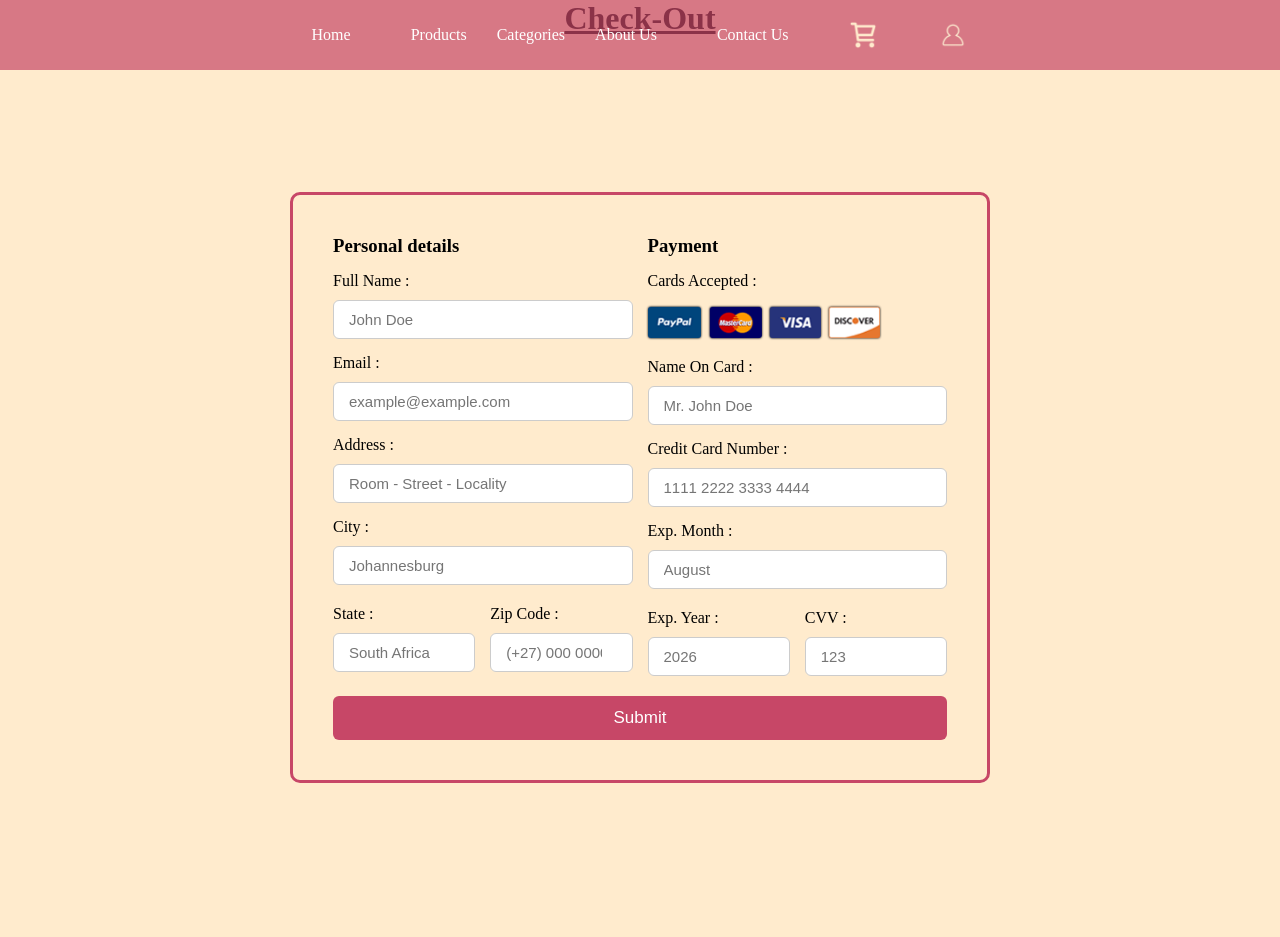
<file: checkout.html>
<!DOCTYPE html>
<html lang="en">
<head>
    <meta charset="UTF-8">
    <meta name="viewport" content="width=device-width, initial-scale=1.0">
    <title>Check-Out</title>
    <link rel="stylesheet" href="styles.css">

</head>
<body>
    <header>
         <nav class="navbar">
        <ul class="nav-links">
            <li class="active"><a href="index.html">Home</a></li>
            <li class="active"><a href="products.html">Products</a></li>
            <div class="dropdown">
                <button class="dropbtn">
                    Categories
                </button>
                <div class="dropdown-content">
                    <li class="active"><a href="products.html">Dresses</a></li>
                    <li class="active"><a href="products.html">Shoes</a></li>
                    <li class="active"><a href="products.html">Accessories</a></li>
                </div>
            </div>
            <li class="active"><a href="index.html">About Us</a></li>
            <li class="active"><a href="#contact">Contact Us</a></li>
            <li><a href="checkout.html"><img class="profile-icon" src="Icon/cart-shopping.png"></a></li>
            <li><a href="sign.html"><img class="profile-icon" src="Icon/profile.png"></a></li>
        </ul>
    </nav>
    </header>

         <h1 class="second-heading-title">Check-Out</h1>
<div class="third-container">
        <form >
            <div class="row">
                <div class="column">
                    <h3 class="first-title">Personal details</h3>
                    <div class="input-box">
                        <span>Full Name :</span>
                        <input type="text" placeholder="John Doe ">
                    </div>
                    <div class="input-box">
                        <span>Email :</span>
                        <input type="email" placeholder="example@example.com">
                    </div>
                    <div class="input-box">
                        <span>Address :</span>
                        <input type="text" placeholder="Room - Street - Locality">
                    </div>
                    <div class="input-box">
                        <span>City :</span>
                        <input type="text" placeholder="Johannesburg">
                    </div>

                    <div class="flex">
                        <div class="input-box">
                            <span>State :</span>
                            <input type="text" placeholder="South Africa">
                        </div>
                        <div class="input-box">
                            <span>Zip Code :</span>
                            <input type="number" placeholder="(+27) 000 0000">
                        </div>
                    </div>
                </div>

                <div class="column">
                    <h3 class="second-title">Payment</h3>
                    <div class="input-box">
                        <span>Cards Accepted :</span>
                        <img src="/Icon/imgcards.png" alt="A Selection of Cards Option Image">
                    </div>
                    <div class="input-box">
                        <span>Name On Card :</span>
                        <input type="text" placeholder="Mr. John Doe">
                    </div>
                    <div class="input-box">
                        <span>Credit Card Number :</span>
                        <input type="number" placeholder="1111 2222 3333 4444">
                    </div>
                    <div class="input-box">
                        <span>Exp. Month :</span>
                        <input type="text" placeholder="August">
                    </div>
                
                    <div class="flex">
                        <div class="input-box">
                            <span>Exp. Year :</span>
                            <input type="number" placeholder="2026">
                        </div>
                        <div class="input-box">
                            <span>CVV :</span>
                            <input type="number" placeholder="123">
                        </div>
                    </div>
                </div>
            </div>

            <button type="submit" class="cards-btn">Submit</button>
        </form>
    </div>
</div>
</body>
</html>
</file>
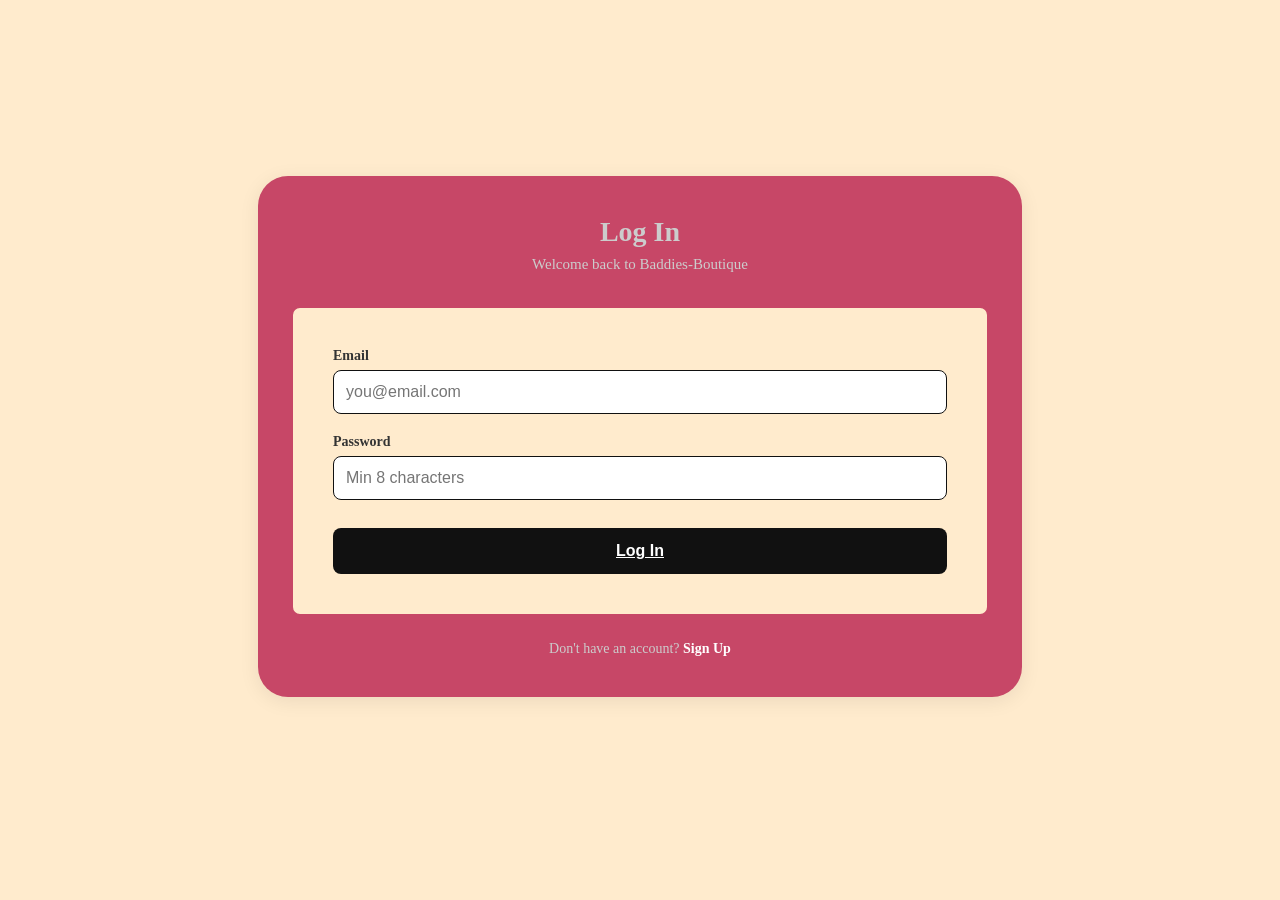
<file: login.html>
<!DOCTYPE html>
<html lang="en">
<head>
    <meta charset="UTF-8">
    <meta name="viewport" content="width=+, initial-scale=1.0">
    <title>Log In</title>
    <link rel="stylesheet" href="styles.css">
    <link rel="shortcut icon" href="./Dresses/eda1ded52aa02ae19acb73dac2f31928.jpg" type="image/x-icon">
</head>

<body>

     <div class="containered">
            <div class="rain">
                <div class="signup-box">
    <h1>Log In</h1>
    <p class="subtitle">Welcome back to Baddies-Boutique</p>
    
    <!-- action="index.html" = where user goes after sign up -->
    <form>
      <div class="form-group">
        <label for="email">Email</label>
        <input type="email" id="email" name="email" placeholder="you@email.com" required>
      </div>
      
      <div class="form-group">
        <label for="password">Password</label>
        <input type="password" id="password" name="password" placeholder="Min 8 characters" minlength="8" required>
      </div>
      <button type="submit" class="signup-btn"><a href="index.html">Log In</a></button>
    </form>
    
    <div class="login-link">
     Don't have an account? <a href="sign.html ">Sign Up</a>
    </div>
  </div>
           
    </div>
            </div>

</body>
</html>
</file>
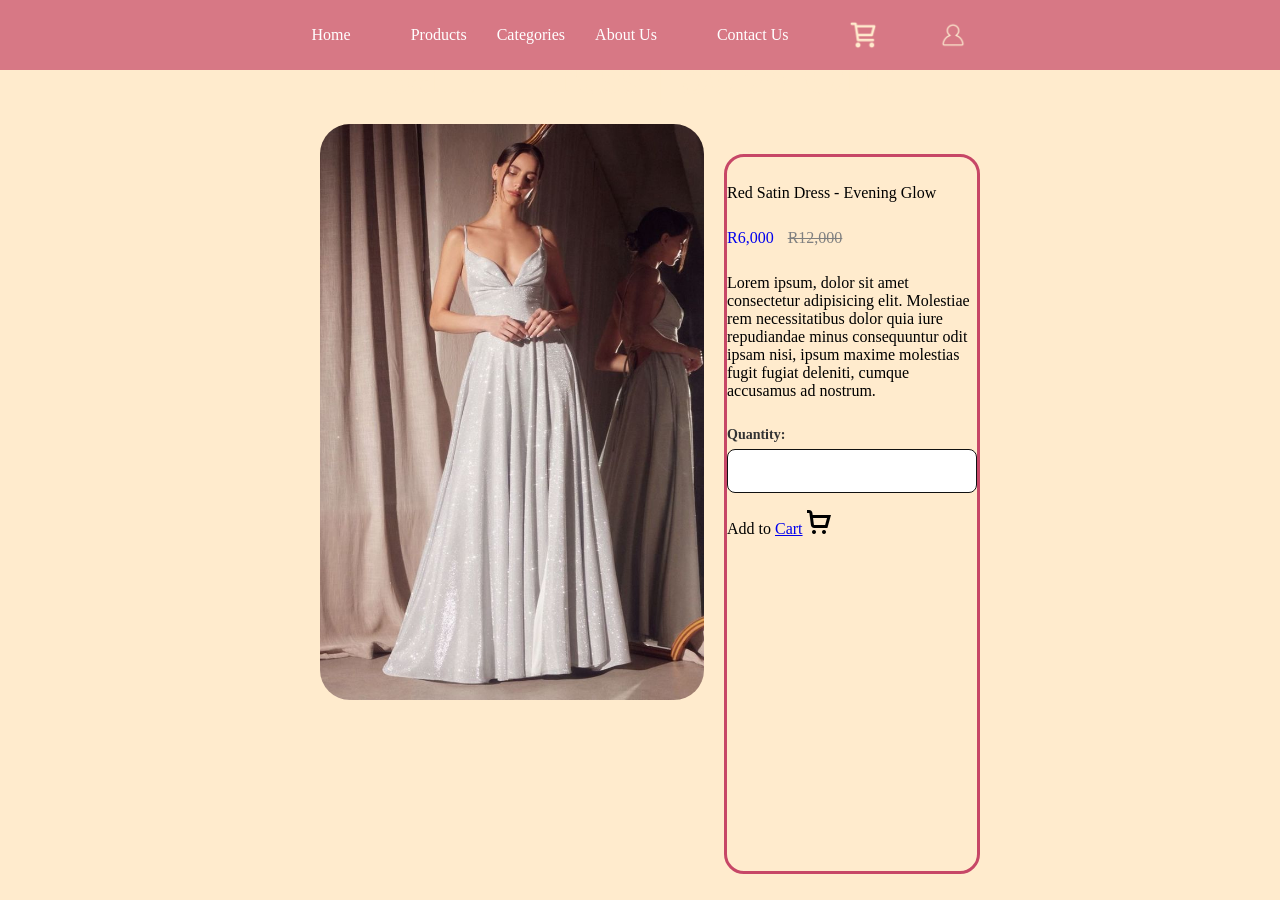
<file: prdview.html>
<!DOCTYPE html>
<html lang="en">
<head>
    
    <meta charset="UTF-8">

    <meta name="viewport" content="width=device-width, initial-scale=1.0">

    <title>Satin Dresses | Buy for 50% Off!</title>

    <link rel="stylesheet" href="styles.css">

</head>
<body>
    <header>
     <nav class="navbar">
        <ul class="nav-links">
            <li class="active"><a href="index.html">Home</a></li>
            <li class="active"><a href="products.html">Products</a></li>
            <div class="dropdown">
                <button class="dropbtn">
                    Categories
                </button>
                <div class="dropdown-content">
                    <li class="active"><a href="products.html">Dresses</a></li>
                    <li class="active"><a href="products.html">Shoes</a></li>
                    <li class="active"><a href="products.html">Accessories</a></li>
                </div>
            </div>
            <li class="active"><a href="index.html">About Us</a></li>
            <li class="active"><a href="#contact">Contact Us</a></li>
            <li><a href="checkout.html"><img class="profile-icon" src="Icon/cart-shopping.png"></a></li>
            <li><a href="sign.html"><img class="profile-icon" src="Icon/profile.png"></a></li>
        </ul>
    </nav>
</header>

    <main>
        <div class="fourth-container">
            <div class="product-section">
                <h3 class="title-section-one">Satin Dress | 50% Off!</h3>
                    <div class="product-info-content">
                        <div class="image-content">
                            <img src="Dresses/652b77bc-485b-1155-d3e4-7adb61ddc78f_700.jpg">
                        </div>
                        <div class="product-description-content">
                            <div class="product-description-content-one">
                                <p>Red Satin Dress - Evening Glow</p>
                            </div>
                            <div class="product-description-content-two">
                                <a href="#">R6,000 <span class="discount">R12,000</span></a>
                            </div>
                            <div class="product-description-content-three">
                                <p>
                                    Lorem ipsum, dolor sit amet consectetur 
                                    adipisicing elit. Molestiae rem necessitatibus 
                                    dolor quia iure repudiandae minus consequuntur odit 
                                    ipsam nisi, ipsum maxime molestias fugit fugiat deleniti, 
                                    cumque accusamus ad nostrum.
                                </p>
                            </div>
                             <div class="product-description-content-six">
                                <label for="cart">Quantity: </label>
                                <input type="number" id="cart" min="1" max="5">
                            </div>
                            <div class="product-description-content-four">
                                <p>Add to <a href="#">Cart</a></p>
                            </div>
                            <div class="product-description-content-five">
                                <a href="checkout.html"><img src="Icon/shopping-cart.png"></a>
                            </div>
                        </div>
                    </div>
            </div>
        </div>
    </main>
</body>
</html>
</file>
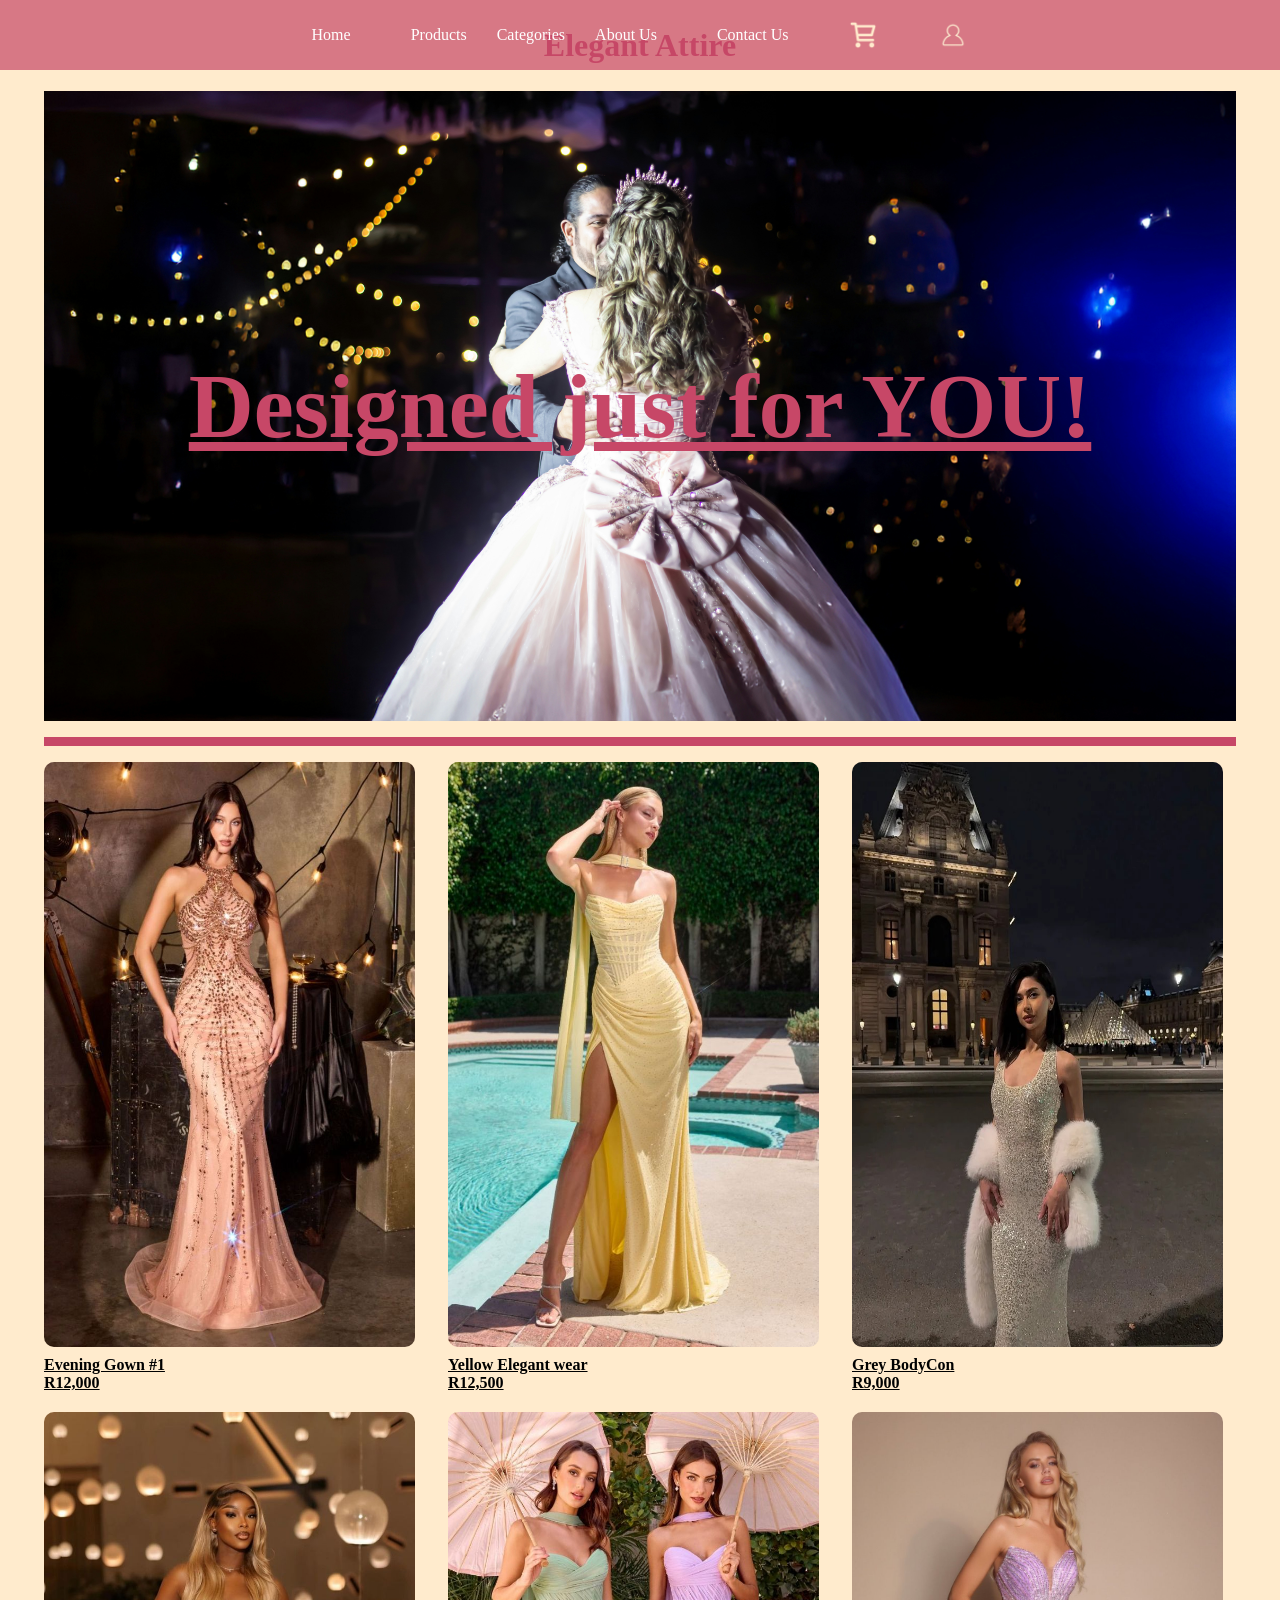
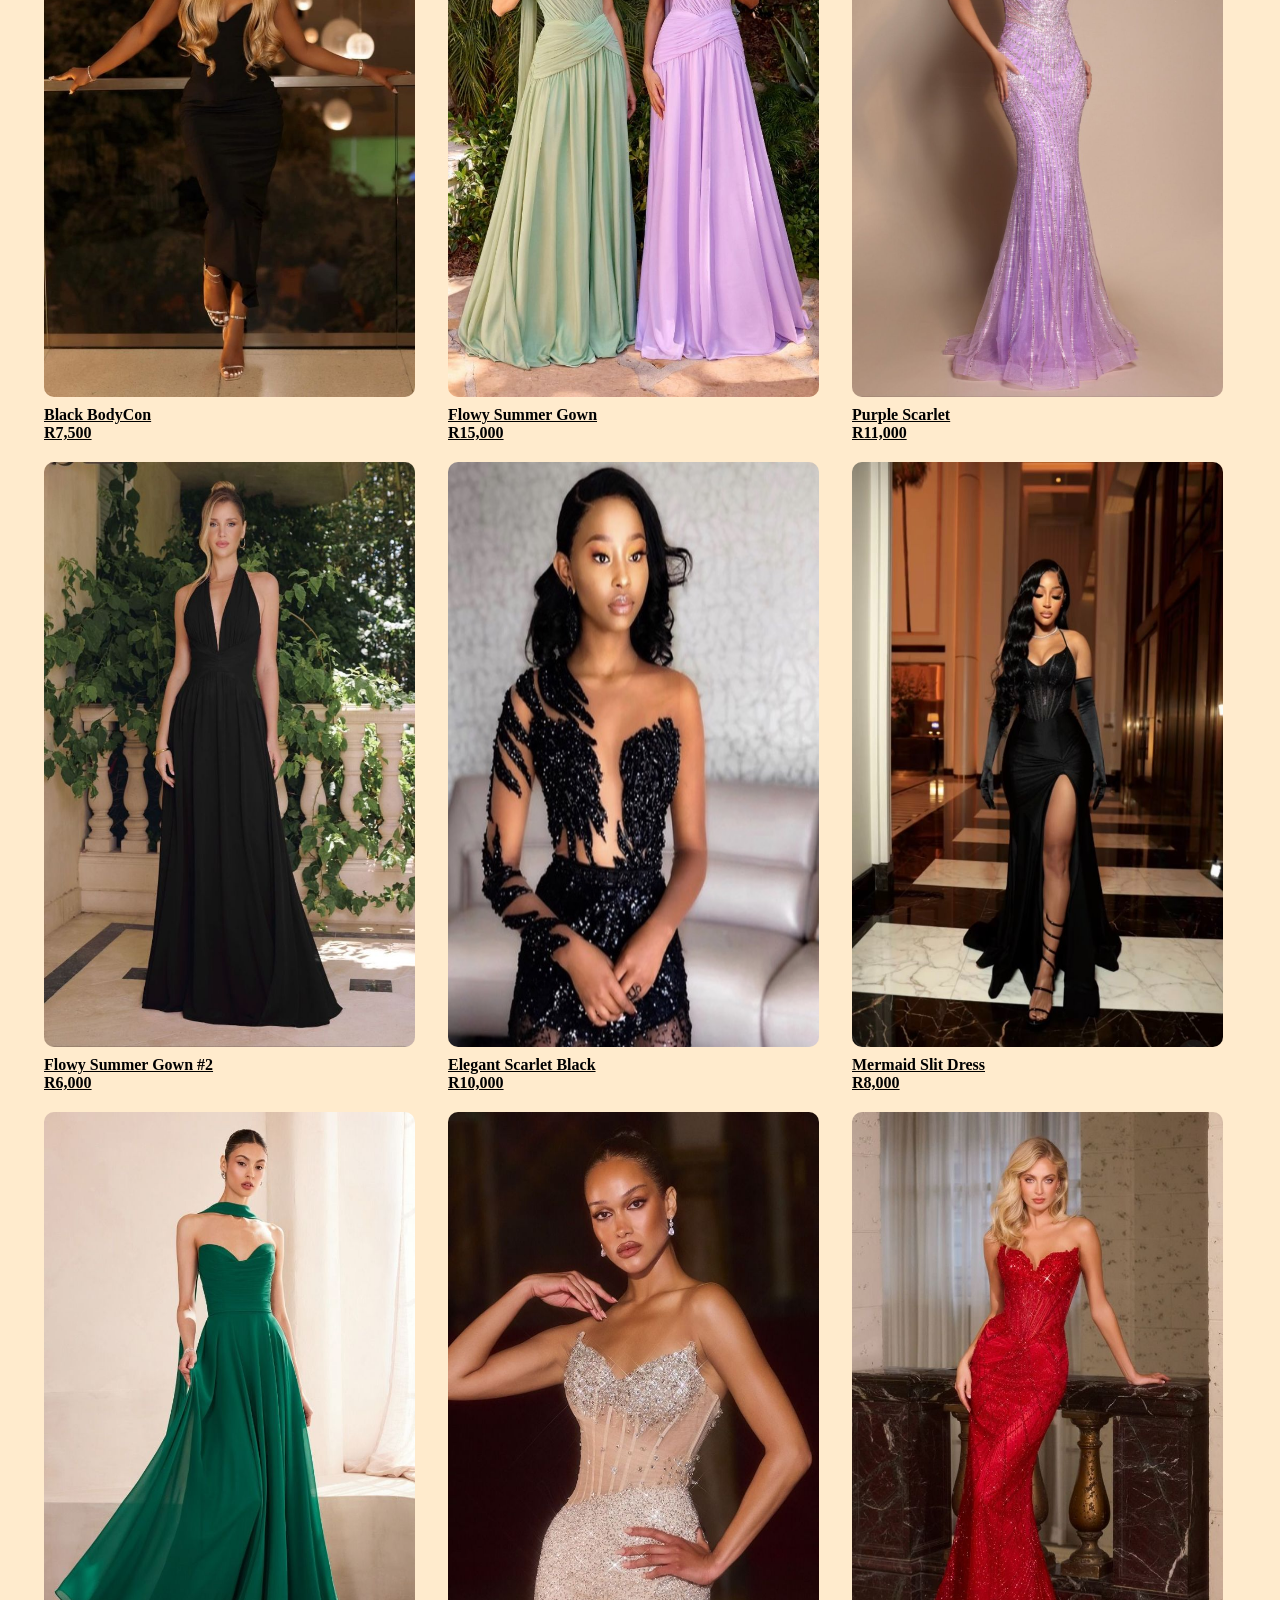
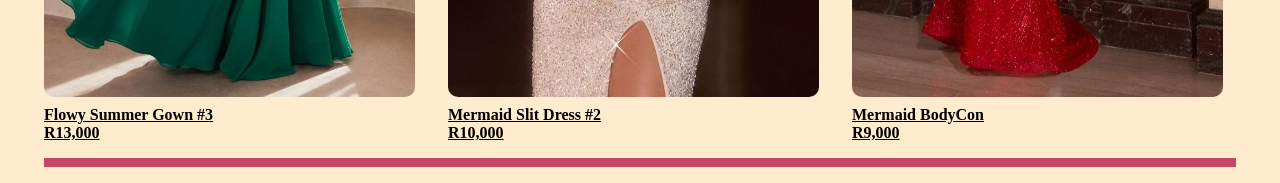
<file: products.html>
<!DOCTYPE html>
<html lang="en">
<head>
    <meta charset="UTF-8">
    <meta name="viewport" content="width=device-width, initial-scale=1.0">
    <title>Shop For Dresses!</title>
    <link rel="stylesheet" href="styles.css">

    <link rel="preconnect" href="https://fonts.googleapis.com">
    <link rel="preconnect" href="https://fonts.gstatic.com" crossorigin>
    <link href="https://fonts.googleapis.com/css2?family=Electrolize&family=Oswald:wght@200..700&family=Prompt:ital,wght@0,100;0,200;0,300;0,400;0,500;0,600;0,700;0,800;0,900;1,100;1,200;1,300;1,400;1,500;1,600;1,700;1,800;1,900&display=swap" rel="stylesheet">

</head>
<nav class="navbar">
        <ul class="nav-links">
            <li class="active"><a href="index.html">Home</a></li>
            <li class="active"><a href="products.html">Products</a></li>
            <div class="dropdown">
                <button class="dropbtn">
                    Categories
                </button>
                <div class="dropdown-content">
                    <li class="active"><a href="products.html">Dresses</a></li>
                    <li class="active"><a href="products.html">Shoes</a></li>
                    <li class="active"><a href="products.html">Accessories</a></li>
                </div>
            </div>
            <li class="active"><a href="index.html">About Us</a></li>
            <li class="active"><a href="#contact">Contact Us</a></li>
            <li><a href="checkout.html"><img class="profile-icon" src="Icon/cart-shopping.png"></a></li>
            <li><a href="sign.html"><img class="profile-icon" src="Icon/profile.png"></a></li>
        </ul>
    </nav>

    <div class="fifth-container">
        <div class="second-text-section">
            <h1 class="title-fourth-section">Elegant Attire</h1>
            <div class="product-banner">
                <h1>Designed just for YOU!</h1>
            </div>
        </div>
        <hr class="line-one">
        <div class="products">
            <div class="product-three-row">
                <div class="image-section-content">
                    <a href="prdview.html"><img src="/Dresses/f4e3e3ff-373c-02f1-7400-0faee9c629c0_700.jpg"></a>
                </div>
                <div class="text-banner">
                    <p>Evening Gown #1</p>
                    <p>R12,000</p>
                </div>
            </div>
            <div class="product-three-row">
                <div class="image-section-content">
                    <a href="prdview.html"><img src="/Dresses/e6792a42-8ee6-51f5-9f6f-2987fd20d641_700.jpg"></a>
                </div>
                <div class="text-banner">
                    <p>Yellow Elegant wear</p>
                    <p>R12,500</p>
                </div>
            </div>
            <div class="product-three-row">
                <div class="image-section-content">
                    <a href="prdview.html"><img src="/Dresses/WhatsApp Image 2026-04-22 at 15.37.37.jpeg"></a>
                </div>
                <div class="text-banner">
                    <p>Grey BodyCon</p>
                    <p>R9,000</p>
                </div>
            </div>

             <div class="product-three-row">
                <div class="image-section-content">
                    <a href="prdview.html"><img src="/Dresses/WhatsApp Image 2026-04-22 at 15.48.18.jpeg"></a>
                </div>
                <div class="text-banner">
                    <p>Black BodyCon</p>
                    <p>R7,500</p>
                </div>
            </div>
            <div class="product-three-row">
                <div class="image-section-content">
                    <img src="/Dresses/c7803417-fb26-5cc9-a79a-a4f7d762b39a_700.jpg">
                </div>
                <div class="text-banner">
                    <p>Flowy Summer Gown</p>
                    <p>R15,000</p>
                </div>
            </div>
            <div class="product-three-row">
                <div class="image-section-content">
                    <img src="/Dresses/b50c9107-6207-11de-6f67-ecd37ca5e173_1024.jpg">
                </div>
                <div class="text-banner">
                    <p>Purple Scarlet</p>
                    <p>R11,000</p>
                </div>
            </div>

             <div class="product-three-row">
                <div class="image-section-content">
                    <img src="Dresses/94963804-faa1-804d-fb47-1aaafae816b8_700.jpg">
                </div>
                <div class="text-banner">
                    <p>Flowy Summer Gown #2</p>
                    <p>R6,000</p>
                </div>
            </div>
            <div class="product-three-row">
                <div class="image-section-content">
                    <img src="Dresses/Avant-Garde-Design.jpg">
                </div>
                <div class="text-banner">
                    <p>Elegant Scarlet Black</p>
                    <p>R10,000</p>
                </div>
            </div>
            <div class="product-three-row">
                <div class="image-section-content">
                    <img src="Dresses/WhatsApp Image 2026-04-22 at 15.37.53.jpeg">
                </div>
                <div class="text-banner">
                    <p>Mermaid Slit Dress</p>
                    <p>R8,000</p>
                </div>
            </div>

             <div class="product-three-row">
                <div class="image-section-content">
                    <img src="Dresses/4a3750ac-a3e4-2d58-343b-01337a52f128_700.jpg">
                </div>
                <div class="text-banner">
                    <p>Flowy Summer Gown #3</p>
                    <p>R13,000</p>
                </div>
            </div>
            <div class="product-three-row">
                <div class="image-section-content">
                    <img src="Dresses/b1.jpg">
                </div>
                <div class="text-banner">
                    <p>Mermaid Slit Dress #2</p>
                    <p>R10,000</p>
                </div>
            </div>
            <div class="product-three-row">
                <div class="image-section-content">
                    <img src="Dresses/40415055-ce06-8588-9331-8e16d6988a3d_700.jpg">
                </div>
                <div class="text-banner">
                    <p>Mermaid BodyCon</p>
                    <p>R9,000</p>
                </div>
            </div>
        </div>
        <hr class="line-one">
     </div>
</body>

</html>
</file>
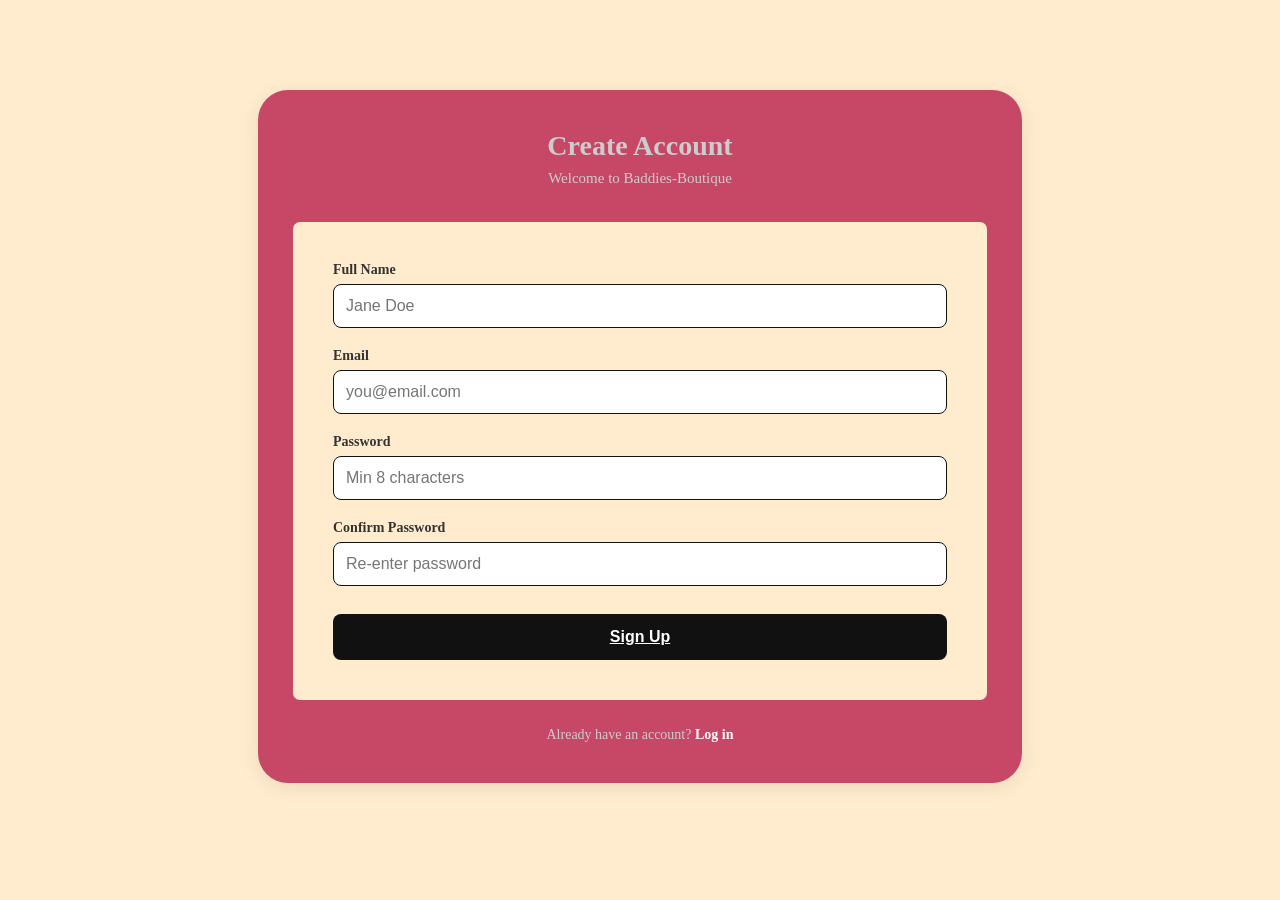
<file: sign.html>
<!DOCTYPE html>
<html lang="en">
<head>
    <meta charset="UTF-8">
    <meta name="viewport" content="width=device-width, initial-scale=1.0">
    <title>Baddies Boutique</title>
    <link rel="stylesheet" href="styles.css">
    <link rel="shortcut icon" href="./Dresses/eda1ded52aa02ae19acb73dac2f31928.jpg" type="image/x-icon">
</head>

<body>
    <div class="containered">
            <div class="rain">
                <div class="signup-box">
    <h1>Create Account</h1>
    <p class="subtitle">Welcome to Baddies-Boutique</p>
    
    <!-- action="index.html" = where user goes after sign up -->
    <form>
      <div class="form-group">
        <label for="name">Full Name</label>
        <input type="text" id="name" name="name" placeholder="Jane Doe" required>
      </div>
      
      <div class="form-group">
        <label for="email">Email</label>
        <input type="email" id="email" name="email" placeholder="you@email.com" required>
      </div>
      
      <div class="form-group">
        <label for="password">Password</label>
        <input type="password" id="password" name="password" placeholder="Min 8 characters" minlength="8" required>
      </div>
      
      <div class="form-group">
        <label for="confirm">Confirm Password</label>
        <input type="password" id="confirm" name="confirm" placeholder="Re-enter password" required>
      </div>
      
      <button type="submit" class="signup-btn"><a href="index.html">Sign Up</a></button>
    </form>
    
    <div class="login-link">
      Already have an account? <a href="login.html">Log in</a>
    </div>
  </div>
           
    </div>
            </div>

</body>
</html>
</file>
<file: styles.css>
* {
    padding: 0;
    margin: 0;
    box-sizing: border-box;
}

body {
    background-color: blanchedalmond;
}

/* Universal Selector */

h2 {
    text-align: center;
    margin: 2vmin 0;
    font-size: 4vmin;
    color: #D16C85;
    text-decoration: underline;
}

/* Universal Selector */

/* home page */

.banner {
    width: 100%;
    height: 100vh;
    background-image: url(Banner/cat-parker-hh-VJ11F39g-unsplash.jpg);
    background-position: center;
    background-size: cover;
    display: flex;
    align-items: flex-end;
    justify-content: center;
} 

.navbar {
    position: fixed;
    top: 0;
    display: flex;
    justify-content: center;
    width: 100%;
    padding: 20px;
    color: #151618;
    background: hsla(345, 53%, 53%, 0.7);
    z-index: 1;
}

.nav-links {
    display: flex;
    align-items: center;
    text-align: center;
}

.nav-links li {
    margin: 0 30px;
    list-style: none;
}

.header-content {
    margin-bottom: 150px;
    color: #fff;
    text-align: center;
}

.header-content h2 {
    font-size: 4vmin;
}

.line {
    width: 150px;
    height: 4px;
    background: #c74767;
    margin: 10px auto;
    border-radius: 5px;
}

.header-content h1 {
    font-size: 7vmin;
    margin-top: 20px;
    margin-bottom: 40px;
}

.ctn {
    padding: 8px 15px;
    background: #c74767;
    border-radius: 30px;
    color: #fff;
    text-decoration: none;
}

.ctn:hover {
    opacity: 0.9;
}

ul {
    list-style: none;
}

.navbar a {
    text-decoration: none;
    color: #fff;
}

.dropdown {
    float: left;
    overflow: hidden;
}

.dropbtn {
    border: none;
    background-color: inherit;
    color: #fff;
    font-family: inherit;
    font-size: inherit;
}

.dropdown .dropbtn {
    border: none;
    outline: none;

}

.dropdown-content {
    display: none;
    position: absolute;
    min-width: 160px;
    z-index: 1;
}

.dropdown-content a {
    float: none;
    text-decoration: none;
    display: block;
    text-align: left;
    padding: 12px 16px;
}

.dropdown:hover .dropdown-content {
  display: block;
}

.profile-icon {
    display: block;
    width: 30px;
   justify-content: space-between;
}

.category {
  display: grid;
  grid-template-columns: auto auto auto;
  gap: 20px;
  justify-content: center;
  border-radius: 20px;
}

.category h4 {
    text-align: center;
    text-decoration: underline;
}

.category h4:hover {
    color: #D16C85;
}

.box img {
    height: 70vh;
    border-radius: 20px;
    transition: 0.3s;
}

.box img:hover {
    transform: scale(0.8);
    opacity: 0.8;
    cursor: pointer;
}

.box1 img {
   height: 70vh;
   border-radius: 20px;
   transition: 0.3s;
}

.box1 img:hover {
    transform: scale(0.8);
    opacity: 0.8;
    cursor: pointer;
}

.box2 img {
    height: 70vh;
    border-radius: 20px;
    transition: 0.3s;
}

.box2 img:hover {
    transform: scale(0.8);
    opacity: 0.8;
    cursor: pointer;
}

.image-section {
    display: grid;
    justify-content: center;
    align-items: center;
    grid-template-columns: auto auto;
    gap: 20px;
}

.image-section img{
    height: 70vh;
    transition: 0.3s;
    cursor: pointer;
    border-radius: 20px;
}

.image-section h4 {
    text-align: center;
    animation: popping 1s infinite;
}

@keyframes popping {
    from {
        color: red;
    }
    to {
        color: black;
    }
    to {
        color: red;
    }
}

.image-section img:hover {
    transform: scale(0.9);
    opacity: 0.7;
}

.header-content-two {
    background-image: url(Banner/fotografo-samuel-cruz-GTewtH4a0sA-unsplash.jpg);
    width: 100%;
    height: 80vh;
    background-position: center;
    background-size: cover;
    display: flex;
    align-items: center;
    /* align-items: flex-end; */
    justify-content: center;
}

.header-content-two {
    color: #fff;
    text-align: center;
}

.header-content-two h3 {
    font-size: 8vmin;
}

.contact {
    display: grid;
    justify-content: center;
    align-items: center;
    border-radius: 20px;
    /* border: #C74767 3px solid; */
    margin-top: 2rem;
    /* width: 40vw; */
    padding-bottom: 2vmin;
}

.contact label {
    text-align: center;
    margin-top: 2vmin;
    color: #C74767;
}

.contact input {
    background-color: #D16C85;
    width: 30vw;
    border: none;
}

.contact input[type="submit"] {
    width: 20vw;
}

/* home page */

/* checkout page */

.second-heading-title {
    text-align: center;
    text-decoration: underline;
}

.second-heading-title:hover {
    color: #C74767;
    transition: .3s;
}

.third-container {
    /* border: 3px solid green; */
    display: grid;
    justify-content: center;
    align-items: center;
    min-height: 100vh;
    padding: 25px;
}

form {
    width: 700px;
    padding: 40px;
    border: 3px solid #C74767;
    border-radius: 10px;
    background-color: blanchedalmond;
}

form .row {
    /* border: 3px solid brown; */
    display: flex;
    gap: 15px;
    flex-wrap: wrap;
}

.row .column {
    flex: 1 1 250px;
}

.column .title {
    font-size: 20px;
    color: #333;
    text-transform: uppercase;
    margin-bottom: 5px;
}

.column .input-box {
    margin: 15px 0;
}

.input-box span {
    display: block;
    margin-bottom: 10px;
}

.input-box input {
    width: 100%;
    padding: 10px 15px;
    border: 1px solid #ccc;
    border-radius: 6px;
    font-size: 15px;
}

.column .flex {
    display: flex;
    gap: 15px;
}

.flex .input-box {
    margin-top: 5px;
}

.input-box img {
    height: 34px;
    margin-top: 5px;
    filter: drop-shadow(0 0 1px #000);
}

form .cards-btn {
    width: 100%;
    padding: 12px;
    background: #C74767;
    border: none;
    outline: none;
    border-radius: 6px;
    font-size: 17px;
    color: #fff;
    margin-top: 5px;
    cursor: pointer;
    transition: .5s;
}

form .cards-btn:hover {
    background: #D16C85;
}

@media (max-width: 737px) {
    .third-container form {
        width: auto;
    }
}

/* checkout page */

/* log in page */

.main-container {
    /* border: 3px solid green; */
    min-height: 100vh;
    display: grid;
    justify-content: center;
    align-items: center;
    overflow: hidden;
}

.log-container {
    /* border: 3px solid #C74767; */
    height: 350px;
    width: 500px;
    border-radius: 40px;
    display: flex;
    justify-content: center;
    align-content: center;
    background-color: #C74767;
}

hr {
    margin: 1em 0;
}

.heading-title {
   color: #C74767;
   text-decoration: underline;
   text-align: center;
}

.title {
    /* border: 3px solid brown; */
    height: auto;
    width: auto;
    /* margin-top: 1rem; */
    position: relative;
    text-align: center;
}

.title:hover {
    color: #C74767;
    transition: .3s;
}

.log-in-section {
    position: relative;
    width: 100%;
    height: 100%;
    display: grid;
    grid-template-rows: auto auto;
    justify-content: center;
    align-items: center;
}

.label-container {
    /* border: 3px solid yellow; */
    min-width: 300px;
    min-height: 200px;
    position: relative;
    /* margin-top: 1rem; */
    display: grid;
    justify-content: center;
    align-items: center;
}

.btn-sub-one {
    background-color: #C74767;
    border: none;
    border-radius: 5px;
    height: 2em;
    width: 10vmin;
}

.btn-sub-one:hover {
    color: white;
    background-color: #D16C85;
    transition: 0.3s;
    text-decoration: underline;
}

.log-in-section label {
    text-align: center;
}

.log-in-section label:hover {
    color: #C74767;
    transition: .3s;
}

.log-in-section input {
    height: 5vh;
    border-radius: 5px;
    border: none;
}


/* log in page */

/* sign up page */

.containered { 
  height: 97vh;
  display: flex; 
  padding: 40px;
  justify-content: center;
  align-items: center;
}


.rain {
    /* width: 70vw; */
    border-radius: 10%;
  }
    
    .signup-box {
      background: #C74767;
      padding: 40px 32px;
      border-radius: 30px;
      box-shadow: 0 4px 20px rgba(0,0,0,0.08);
      width: auto;
      /* max-width: 400px; */
    }
    
    .signup-box h1 {
      font-size: 28px;
      margin-bottom: 8px;
      text-align: center;
      color: #ccc;
    }
    
    .subtitle {
      text-align: center;
      color: #ccc;
      margin-bottom: 32px;
      font-size: 15px;
    }
    
    .form-group {
      margin-bottom: 20px;
    }
    
    label {
      display: block;
      margin-bottom: 6px;
      font-weight: 600;
      font-size: 14px;
      color: #333;
    }
    
    input {
      width: 100%;
      padding: 12px;
      border: 1px solid #111;
      border-radius: 8px;
      font-size: 16px;
    }
    
    input:focus {
      outline: none;
      border-color: #111;
    }
    
    .signup-btn {
      width: 100%;
      padding: 14px;
      background: #111;
      color: #ccc;
      border: none;
      border-radius: 8px;
      font-size: 16px;
      font-weight: 600;
      cursor: pointer;
      margin-top: 8px;
    }
    
    .signup-btn:hover {
      background: #C08081;
    }
    
    .login-link {
      text-align: center;
      margin-top: 24px;
      font-size: 14px;
      color: #ccc;
    }
    
    .login-link a {
      color: #111;
      font-weight: 600;
      text-decoration: none;
    }
    
    .login-link a:hover {
      text-decoration: none;
    }

.signup-box a {
    color: white;
}

/* sign up page */

/* product page */

.fifth-container {
    /* border: 3px solid blue; */
    min-height: 100vh;
    width: 100vw;
    display: grid;
    justify-content: center;
    align-items: center;
}

.product-banner {
    background-image: url(Banner/lo-lindo-NpeZwHSq8tc-unsplash.jpg);
    background-position: center;
    background-size: cover;
    width: 100%;
    height: 70vh;
    display: flex;
    justify-content: center;
    align-items: center;
}

.product-banner h1 {
    color: #C74767;
    text-decoration: underline;
    font-size: 10vmin;
}

.second-text-section {
    /* border: 3px solid yellow; */
    width: auto;
    height: auto;
}

.title-fourth-section {
    text-align: center;
    color: #C74767;
    margin: 3vmin 0;
    cursor: pointer;
}

.title-fourth-section:hover {
    color: #D16C85;
}

.line-one {
    background-color: #C74767;
    height: 1vh;
    border: none;
}

.products {
    /* border: 3px solid indianred; */
    width: auto;
    display: grid;
    grid-template-columns: auto auto auto;
    grid-gap: 20px;
}

.product-three-row {
    /* border: 3px solid violet; */
    width: 30vw;
    height: 70vh;
    /* background-color: #C74767; */
}

.product-three-row img {
    width: 29vw;
    height: auto;
    transition: 0.3s;
    cursor: pointer;
}

.product-three-row img:hover {
    transform: scale(.9)
}

.text-banner {
    /* border: 3px solid salmon; */
    display: inline-block;
    font-weight: bold;
    margin-top: 1vmin;
    text-decoration: underline;
}

.text-banner:hover {
    color: #C74767;
}

.image-section-content {
    /* border: 3px solid black; */
    height: 65vh;
}

.image-section-content img {
    height: 65vh;
    border-radius: 10px;
}
/* Product page ends here*/

@media (max-width: 873px) {
    .products {
        display: grid;
        grid-template-columns: auto;
        width: 100vw;
    }
    .product-three-row {
        width: auto;
        height: 70vh;
    }
    .product-three-row img {
        width: 100vw;
    }
}

/* product page */

/* Product View */

.fourth-container {
    /* border: 3px solid green; */
    width: 100vw;
    min-height: 100vh;
    display: flex;
    justify-content: center;
    align-items: center;
    overflow: hidden;
}

.product-section {
    /* border: 3px solid red; */
    width: 80vw;
    
    height: auto;
    display: grid;
    justify-content: center;
    align-items: center;
}

.product-info-content {
    /* border: 3px solid purple; */
    width: 50vw;
    height: auto;
    display: grid;
    grid-template-columns: auto auto;
}

.title-section-one {
    /* border: 3px solid brown; */
    width: auto;
    height: auto;
    text-align: center;
    color: blanchedalmond;
    font-size: 6vmin;
    margin: 2vmin 0;
}

.image-content {
    /* border: 3px solid blue; */
    height: auto;
    width: 30vw;
    margin-right: 20px;
}

.image-content img {
    width: 30vw;
    border-radius: 30px;
}

.product-description-content {
    border: 3px #C74767 solid;
    border-radius: 20px;
    height: 80vh;
    width: 20vw;
    margin-top: 30px;
}

.product-description-content-one {
    /* border: 3px solid yellow; */
    margin: 3vmin 0;
}

.product-description-content-two {
    /* border: 3px solid green; */
}

.product-description-content-two a {
    text-decoration: none;
}

.discount {
    text-decoration: line-through;
    padding-left: 10px;
    color: grey;
}

.discount:hover {
    color: red;
}

.product-description-content-three {
    /* border: 3px solid purple; */
      margin: 3vmin 0;
}

.product-description-content-four {
    /* border: 3px solid orange; */
    margin: 3vmin 0;
    display: inline-block;
}

.product-description-content-five {
    /* border: 3px solid orangered; */
    display: inline-block;
}

.product-description-content-six {
    /* border: 3px olivedrab solid; */
}

@media (max-width: 879px) {
    .product-info-content {
        display: grid;
        grid-template-columns: auto;
        grid-template-rows: auto auto;
    }
    .image-content {
        width: auto;
    }
    .product-description-content {
        width: auto;
        height: auto;
    }
}
/* Product View */

/* responsiveness */

@media (max-width: 890px){
    .navbar {
        width: auto;
        padding: 0;
        margin: 0;
        display: flex;
        justify-content: center;
        align-items: center;
    }
    .category {
        display: grid;
        grid-template-columns: auto;
    }
    .category img {
        max-width: 70vw;
    }
    .image-section {
        display: grid;
        grid-template-columns: auto;

    }
    .signup-btn {
        width: 40vw;
    }
    .rain {
        width: 80vw;
    }
    form {
        width: 60vw;
    }
}

/* responsiveness */
</file>
